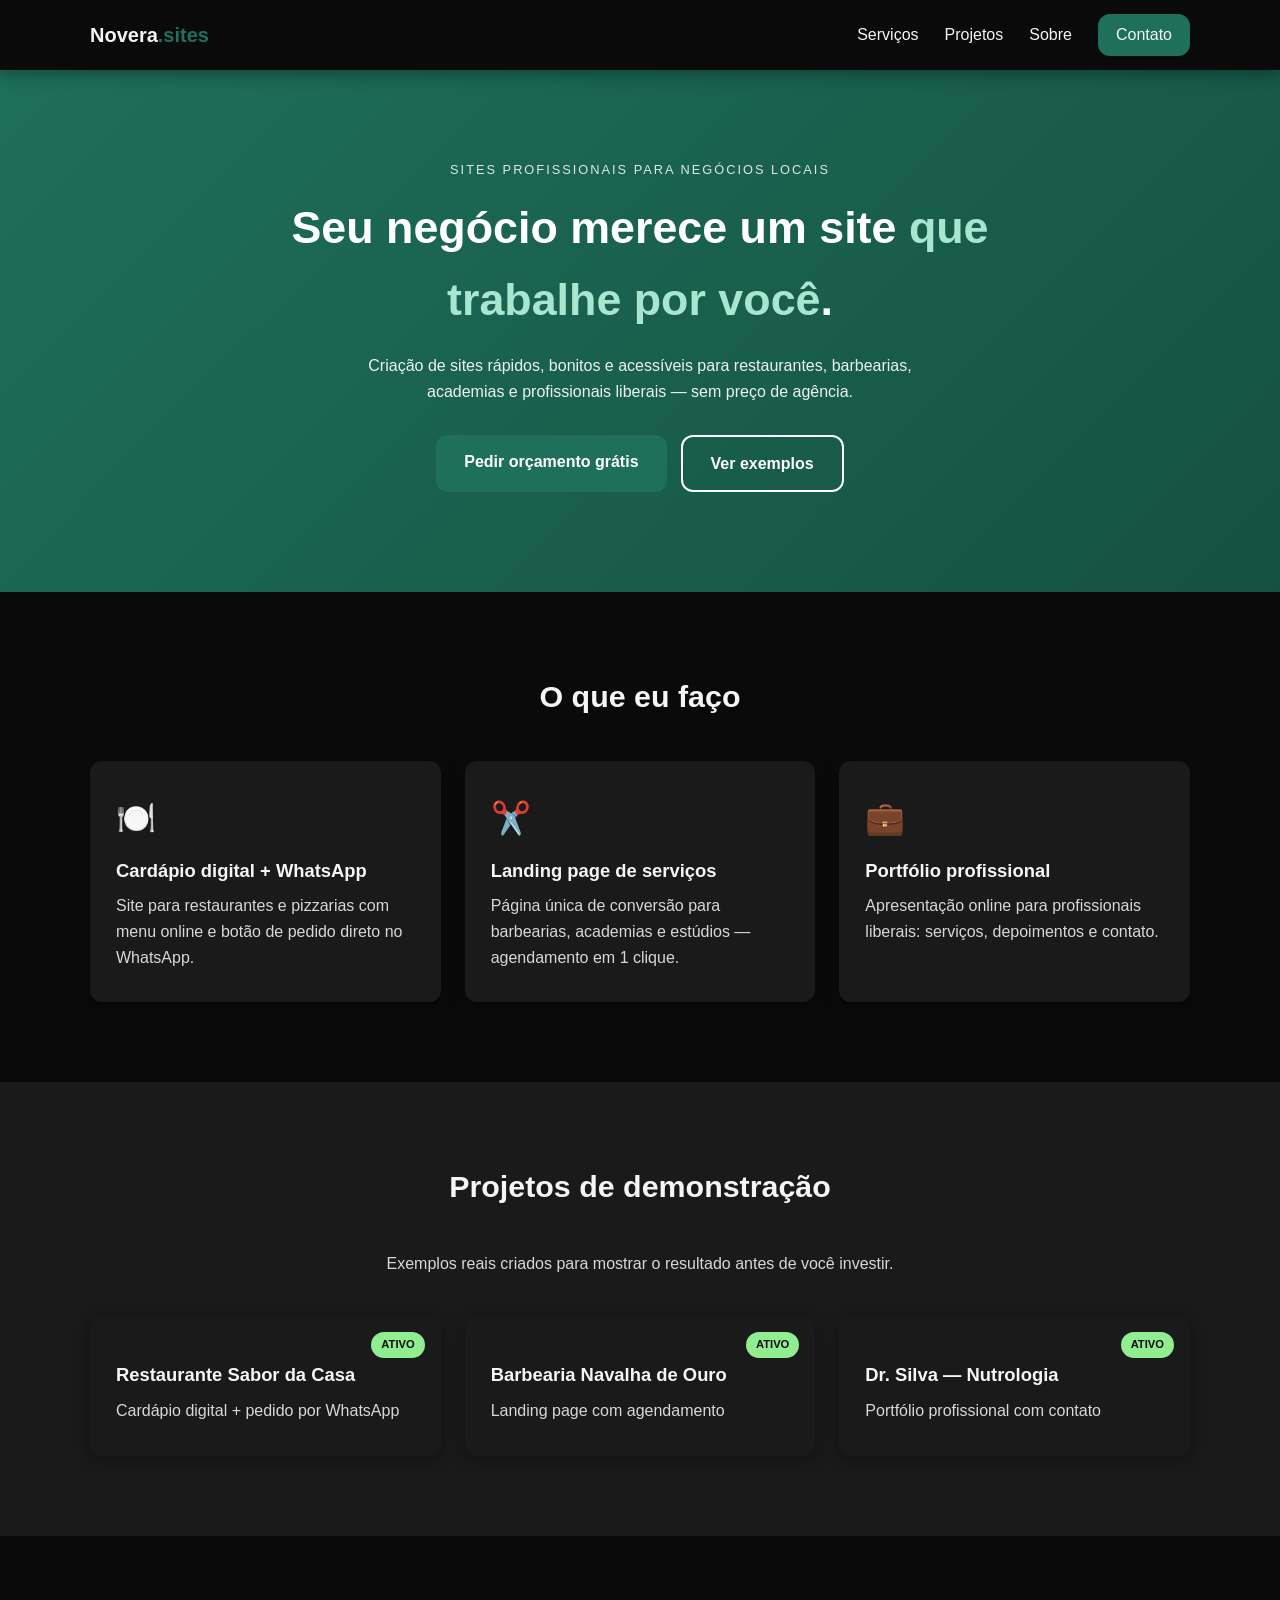
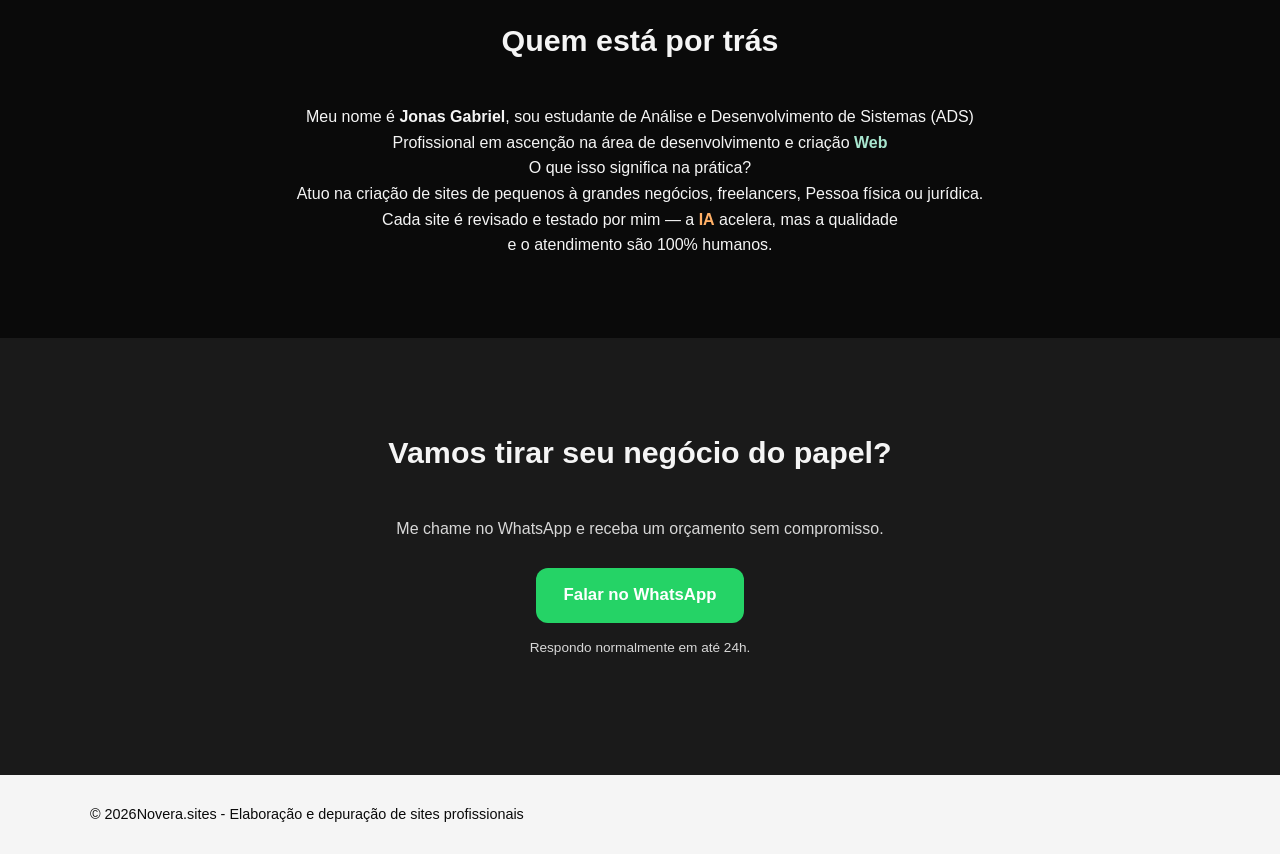
<file: index.html>
<!DOCTYPE html>
<html lang="pt-BR">
<head>
  <meta charset="UTF-8">
  <meta name="viewport" content="width=device-width, initial-scale=1.0">
  <meta name="description" content="Criação de sites acessíveis para negócios — rápido, profissional e sem complicação.">
  <title>Novera.sites - Elaboração e depuração de sites profissionais</title>
  <link rel="stylesheet" href="css/style.css">
</head>
<body>

  <!-- ===== CABEÇALHO ===== -->
  <header class="header">
    <div class="container header__inner">
      <a href="#" class="logo">Novera<span>.sites</span></a>

      <nav class="nav" id="nav">
        <a href="#servicos">Serviços</a>
        <a href="#projetos">Projetos</a>
        <a href="#sobre">Sobre</a>
        <a href="#contato" class="btn btn--small">Contato</a>
      </nav>

      <button class="hamburger" id="hamburger" aria-label="Abrir menu">
        <span></span><span></span><span></span>
      </button>
    </div>
  </header>

  <!-- ===== SEÇÃO PRINCIPAL (HERO) ===== -->
  <section class="hero">
    <div class="container">
      <p class="hero__tag">Sites profissionais para negócios locais</p>
      <h1>Seu negócio merece um site <em>que trabalhe por você</em>.</h1>
      <p class="hero__sub">
        Criação de sites rápidos, bonitos e acessíveis para restaurantes, barbearias,
        academias e profissionais liberais — sem preço de agência.
      </p>
      <div class="hero__actions">
        <a href="#contato" class="btn">Pedir orçamento grátis</a>
        <a href="#projetos" class="btn btn--ghost">Ver exemplos</a>
      </div>
    </div>
  </section>

  <!-- ===== SERVIÇOS ===== -->
  <section class="section" id="servicos">
    <div class="container">
      <h2 class="section__title">O que eu faço</h2>
      <div class="grid grid--3">

        <article class="card">
          <span class="card__icon">🍽️</span>
          <h3>Cardápio digital + WhatsApp</h3>
          <p>Site para restaurantes e pizzarias com menu online e botão de pedido direto no WhatsApp.</p>
        </article>

        <article class="card">
          <span class="card__icon">✂️</span>
          <h3>Landing page de serviços</h3>
          <p>Página única de conversão para barbearias, academias e estúdios — agendamento em 1 clique.</p>
        </article>

        <article class="card">
          <span class="card__icon">💼</span>
          <h3>Portfólio profissional</h3>
          <p>Apresentação online para profissionais liberais: serviços, depoimentos e contato.</p>
        </article>

      </div>
    </div>
  </section>

  <!-- ===== PROJETOS / PORTFÓLIO ===== -->
  <section class="section section--alt" id="projetos">
    <div class="container">
      <h2 class="section__title">Projetos de demonstração</h2>
      <p class="section__sub">Exemplos reais criados para mostrar o resultado antes de você investir.</p>
      <div class="grid grid--3">

        <!-- Substituir pelos links reais depois de publicar cada demo -->
        <a href="https://jon4s118.github.io/Sabor-da-casa/" class="card card--link">
          <span class="card__tag_ativo">Ativo</span>
          <h3>Restaurante Sabor da Casa</h3>
          <p>Cardápio digital + pedido por WhatsApp</p>
        </a>

        <a href="https://jon4s118.github.io/Navalha_de_ouro/" class="card card--link">
          <span class="card__tag_ativo">Ativo</span>
          <h3>Barbearia Navalha de Ouro</h3>
          <p>Landing page com agendamento</p>
        </a>

        <a href="https://jon4s118.github.io/Dr_Silva/" class="card card--link">
          <span class="card__tag_ativo">Ativo</span>
          <h3>Dr. Silva — Nutrologia</h3>
          <p>Portfólio profissional com contato</p>
        </a>

      </div>
    </div>
  </section>

  <!-- ===== SOBRE ===== -->
  <section class="section" id="sobre">
    <div class="container container--narrow">
      <h2 class="section__title">Quem está por trás</h2>
      <p>
        Meu nome é <strong>Jonas Gabriel</strong>, sou estudante de Análise e Desenvolvimento de Sistemas (ADS)<br>
        Profissional em ascenção na área de desenvolvimento e criação <span class="destaque destaque-azul">Web</span><br>
        O que isso significa na prática?<br>
        Atuo na criação de sites de pequenos à grandes negócios, freelancers, Pessoa física ou jurídica.
      </p>
      <p>
        Cada site é revisado e testado por mim — a <span class="destaque destaque-laranja">IA</span> acelera, mas a qualidade<br>
        e o atendimento são 100% humanos.
      </p>
    </div>
  </section>

  <!-- ===== CONTATO ===== -->
  <section class="section section--alt" id="contato">
    <div class="container container--narrow contact">
      <h2 class="section__title">Vamos tirar seu negócio do papel?</h2>
      <p>Me chame no WhatsApp e receba um orçamento sem compromisso.</p>
      <a href="https://wa.me/556692171483"
         class="btn btn--whatsapp" target="_blank" rel="noopener">
        Falar no WhatsApp
      </a>
      <p class="contact__note">Respondo normalmente em até 24h.</p>
    </div>
  </section>

  <!-- ===== RODAPÉ ===== -->
  <footer class="footer">
    <div class="container footer__inner">
      <p>© <span id="ano"></span>Novera.sites - Elaboração e depuração de sites profissionais</p>
    </div>
  </footer>

  <script src="js/script.js"></script>
</body>
</html>
</file>
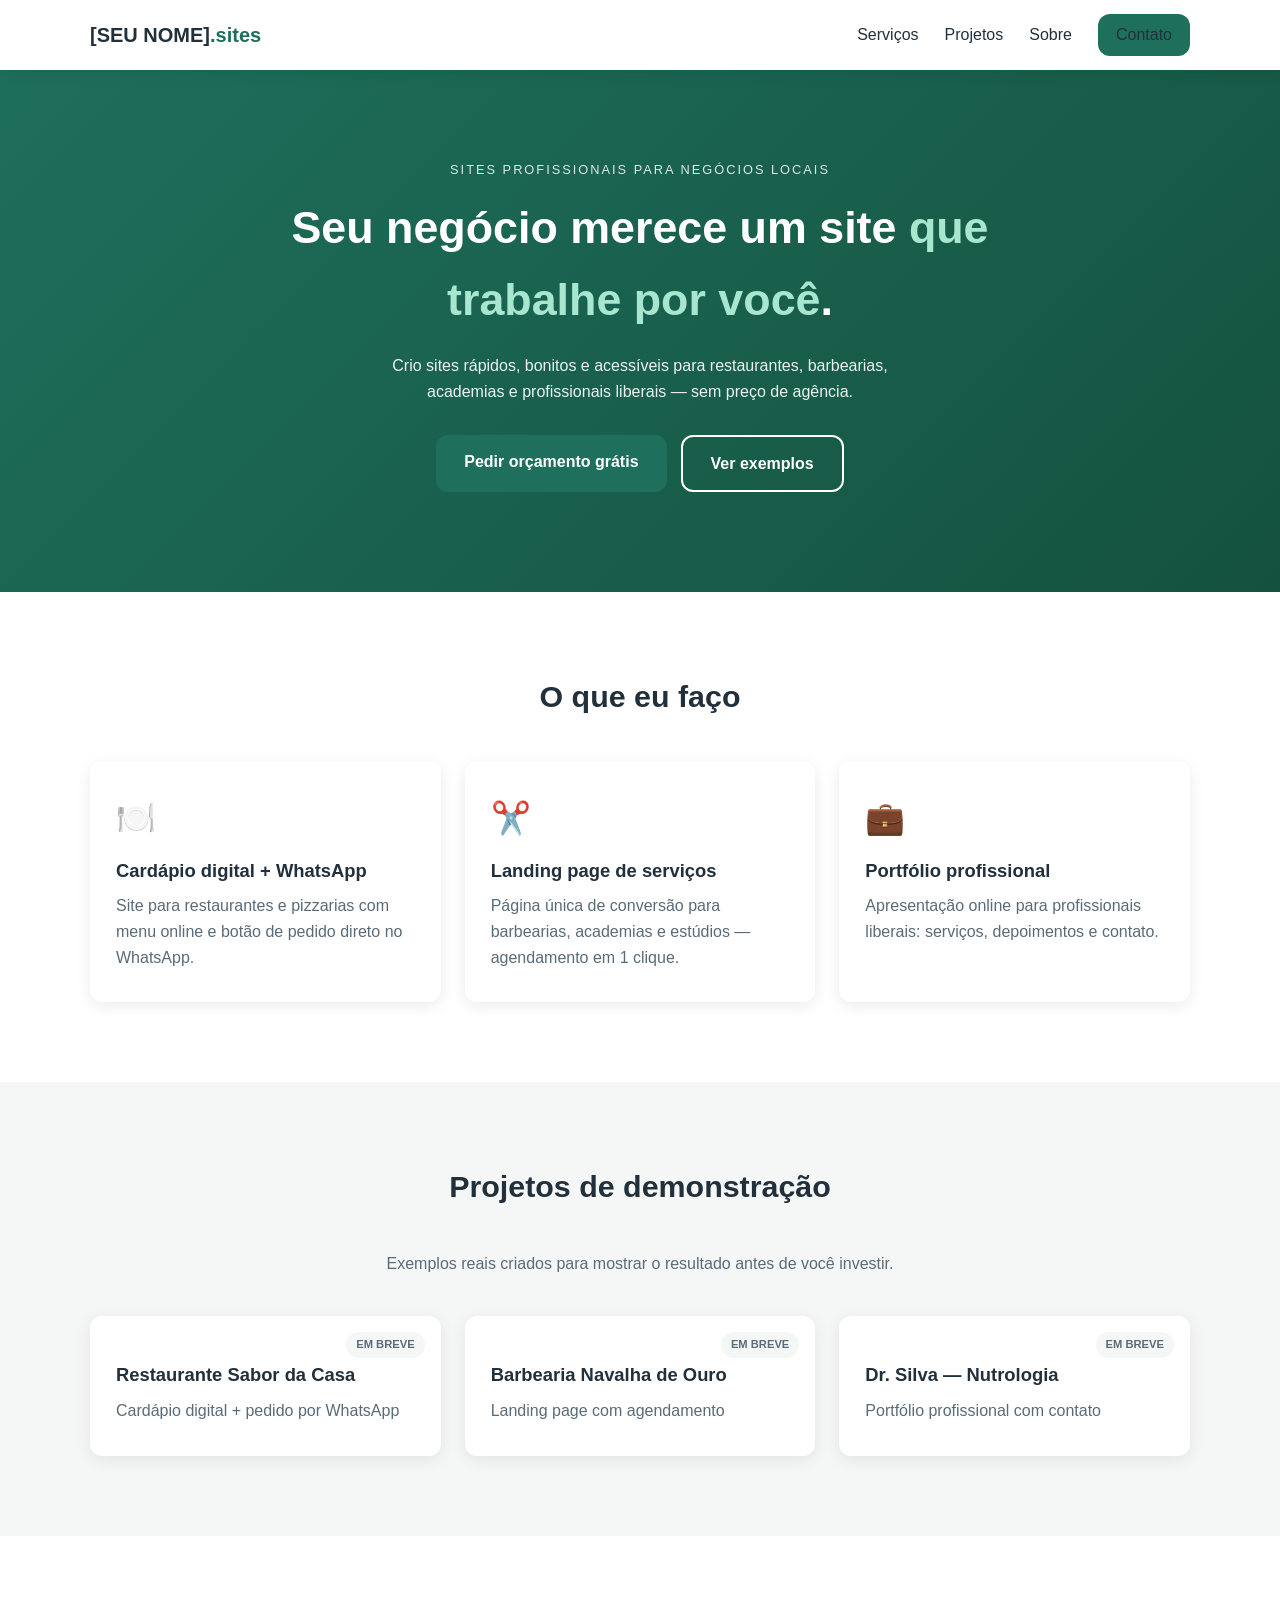
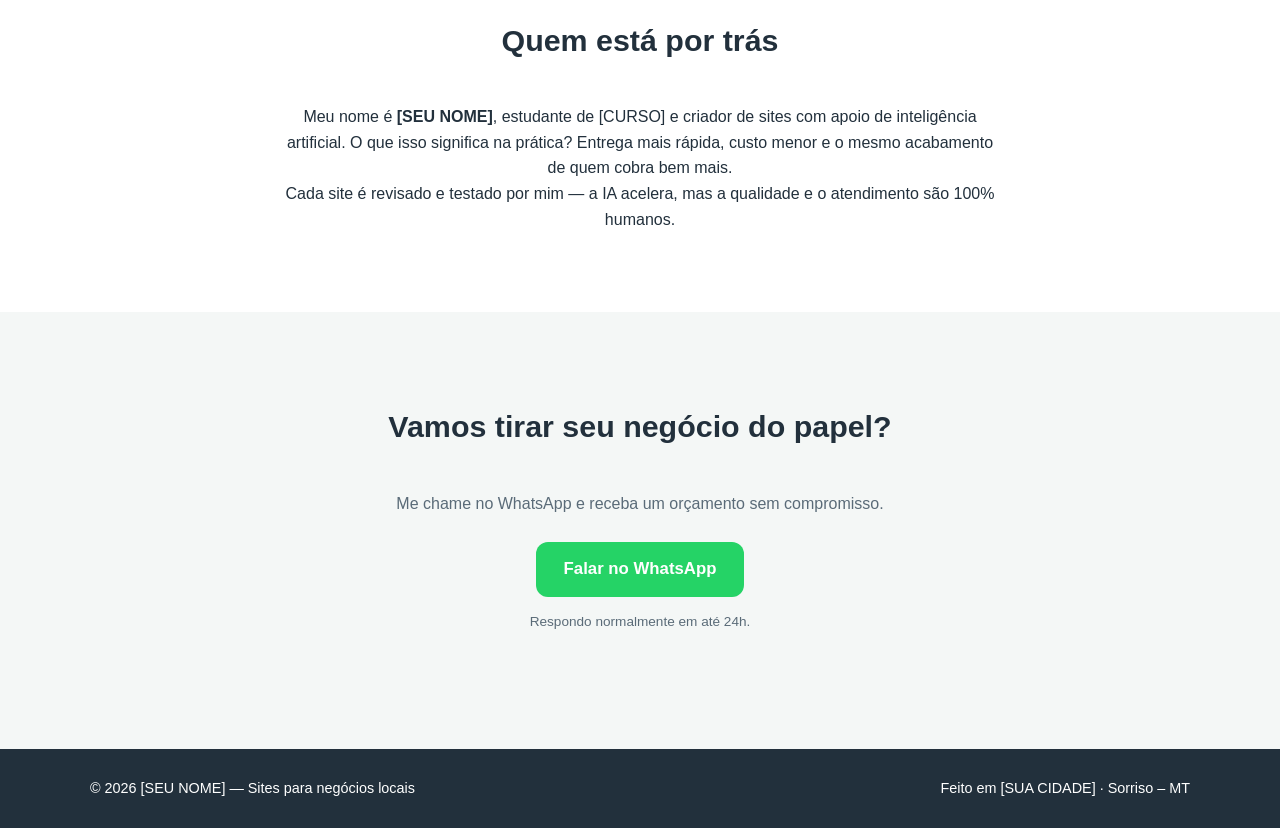
<file: apresentacao/index.html>
<!DOCTYPE html>
<html lang="pt-BR">
<head>
  <meta charset="UTF-8">
  <meta name="viewport" content="width=device-width, initial-scale=1.0">
  <meta name="description" content="Criação de sites acessíveis para negócios locais — rápido, profissional e sem complicação.">
  <title>[SEU NOME] — Sites para negócios locais</title>
  <link rel="stylesheet" href="css/style.css">
</head>
<body>

  <!-- ===== CABEÇALHO ===== -->
  <header class="header">
    <div class="container header__inner">
      <a href="#" class="logo">[SEU NOME]<span>.sites</span></a>

      <nav class="nav" id="nav">
        <a href="#servicos">Serviços</a>
        <a href="#projetos">Projetos</a>
        <a href="#sobre">Sobre</a>
        <a href="#contato" class="btn btn--small">Contato</a>
      </nav>

      <button class="hamburger" id="hamburger" aria-label="Abrir menu">
        <span></span><span></span><span></span>
      </button>
    </div>
  </header>

  <!-- ===== SEÇÃO PRINCIPAL (HERO) ===== -->
  <section class="hero">
    <div class="container">
      <p class="hero__tag">Sites profissionais para negócios locais</p>
      <h1>Seu negócio merece um site <em>que trabalhe por você</em>.</h1>
      <p class="hero__sub">
        Crio sites rápidos, bonitos e acessíveis para restaurantes, barbearias,
        academias e profissionais liberais — sem preço de agência.
      </p>
      <div class="hero__actions">
        <a href="#contato" class="btn">Pedir orçamento grátis</a>
        <a href="#projetos" class="btn btn--ghost">Ver exemplos</a>
      </div>
    </div>
  </section>

  <!-- ===== SERVIÇOS ===== -->
  <section class="section" id="servicos">
    <div class="container">
      <h2 class="section__title">O que eu faço</h2>
      <div class="grid grid--3">

        <article class="card">
          <span class="card__icon">🍽️</span>
          <h3>Cardápio digital + WhatsApp</h3>
          <p>Site para restaurantes e pizzarias com menu online e botão de pedido direto no WhatsApp.</p>
        </article>

        <article class="card">
          <span class="card__icon">✂️</span>
          <h3>Landing page de serviços</h3>
          <p>Página única de conversão para barbearias, academias e estúdios — agendamento em 1 clique.</p>
        </article>

        <article class="card">
          <span class="card__icon">💼</span>
          <h3>Portfólio profissional</h3>
          <p>Apresentação online para profissionais liberais: serviços, depoimentos e contato.</p>
        </article>

      </div>
    </div>
  </section>

  <!-- ===== PROJETOS / PORTFÓLIO ===== -->
  <section class="section section--alt" id="projetos">
    <div class="container">
      <h2 class="section__title">Projetos de demonstração</h2>
      <p class="section__sub">Exemplos reais criados para mostrar o resultado antes de você investir.</p>
      <div class="grid grid--3">

        <!-- Substituir pelos links reais depois de publicar cada demo -->
        <a href="[LINK-DEMO-RESTAURANTE]" class="card card--link">
          <span class="card__tag">Em breve</span>
          <h3>Restaurante Sabor da Casa</h3>
          <p>Cardápio digital + pedido por WhatsApp</p>
        </a>

        <a href="[LINK-DEMO-BARBEARIA]" class="card card--link">
          <span class="card__tag">Em breve</span>
          <h3>Barbearia Navalha de Ouro</h3>
          <p>Landing page com agendamento</p>
        </a>

        <a href="[LINK-DEMO-PORTFOLIO]" class="card card--link">
          <span class="card__tag">Em breve</span>
          <h3>Dr. Silva — Nutrologia</h3>
          <p>Portfólio profissional com contato</p>
        </a>

      </div>
    </div>
  </section>

  <!-- ===== SOBRE ===== -->
  <section class="section" id="sobre">
    <div class="container container--narrow">
      <h2 class="section__title">Quem está por trás</h2>
      <p>
        Meu nome é <strong>[SEU NOME]</strong>, estudante de [CURSO] e criador de sites
        com apoio de inteligência artificial. O que isso significa na prática?
        Entrega mais rápida, custo menor e o mesmo acabamento de quem cobra bem mais.
      </p>
      <p>
        Cada site é revisado e testado por mim — a IA acelera, mas a qualidade
        e o atendimento são 100% humanos.
      </p>
    </div>
  </section>

  <!-- ===== CONTATO ===== -->
  <section class="section section--alt" id="contato">
    <div class="container container--narrow contact">
      <h2 class="section__title">Vamos tirar seu negócio do papel?</h2>
      <p>Me chame no WhatsApp e receba um orçamento sem compromisso.</p>
      <a href="https://wa.me/55DDDNÚMERO?text=Olá!%20Quero%20um%20orçamento%20de%20site"
         class="btn btn--whatsapp" target="_blank" rel="noopener">
        Falar no WhatsApp
      </a>
      <p class="contact__note">Respondo normalmente em até 24h.</p>
    </div>
  </section>

  <!-- ===== RODAPÉ ===== -->
  <footer class="footer">
    <div class="container footer__inner">
      <p>© <span id="ano"></span> [SEU NOME] — Sites para negócios locais</p>
      <p>Feito em [SUA CIDADE] · Sorriso – MT</p>
    </div>
  </footer>

  <script src="js/script.js"></script>
</body>
</html>
</file>
<file: css/style.css>
/* ============================================
   VARIÁVEIS DE TEMA — mude as cores aqui
   ============================================ */
:root {
  --cor-principal: #1e6f5c;   /* verde-profissional */
  --cor-principal-escura: #14523f;
  --cor-fundo: #0a0a0a;
  --cor-fundo-alt: #1a1a1a;
  --cor-fundo-verde: #90EE90; 
  --cor-texto: #f5f5f5;
  --cor-texto-suave: #d8d8d8;
  --cor-branco: #ffffff;
  --raio: 12px;
  --sombra: 0 4px 16px rgba(0, 0, 0, .35);
}

/* ============ BASE ============ */
* { margin: 0; padding: 0; box-sizing: border-box; }

html { scroll-behavior: smooth; }

body {
  font-family: "Segoe UI", Roboto, Arial, sans-serif;
  color: var(--cor-texto);
  background: var(--cor-fundo);
  line-height: 1.6;
}

img { max-width: 100%; display: block; }

.container {
  width: min(1100px, 92%);
  margin-inline: auto;
}

.container--narrow { max-width: 720px; text-align: center; }

/* ============ BOTÕES ============ */
.btn {
  display: inline-block;
  background: var(--cor-principal);
  color: var(--cor-branco);
  padding: 14px 28px;
  border-radius: var(--raio);
  text-decoration: none;
  font-weight: 600;
  transition: background .2s;
}

.btn:hover { background: var(--cor-principal-escura); }

.btn--small { padding: 8px 18px; }

.btn--ghost {
  background: transparent;
  color: var(--cor-branco);
  border: 2px solid var(--cor-branco);
}

.btn--whatsapp { background: #25d366; font-size: 1.05rem; }
.btn--whatsapp:hover { background: #1da851; }

/* ============ CABEÇALHO ============ */
.header {
  position: sticky;
  top: 0;
  background: var(--cor-fundo);
  box-shadow: var(--sombra);
  z-index: 10;
}

.header__inner {
  display: flex;
  align-items: center;
  justify-content: space-between;
  padding: 14px 0;
}

.logo {
  font-size: 1.25rem;
  font-weight: 700;
  color: var(--cor-texto);
  text-decoration: none;
}

.logo span { color: var(--cor-principal); }

.nav { display: flex; gap: 26px; align-items: center; }

.nav a {
  color: var(--cor-texto);
  text-decoration: none;
  font-weight: 500;
}

.nav a:hover { color: var(--cor-principal); }

.hamburger {
  display: none;
  flex-direction: column;
  gap: 5px;
  background: none;
  border: none;
  cursor: pointer;
}

.hamburger span {
  width: 24px;
  height: 3px;
  background: var(--cor-texto);
  border-radius: 2px;
}

/* ============ HERO ============ */
.hero {
  background: linear-gradient(135deg, var(--cor-principal), var(--cor-principal-escura));
  color: var(--cor-branco);
  text-align: center;
  padding: 90px 0 100px;
}

.hero__tag {
  text-transform: uppercase;
  letter-spacing: 2px;
  font-size: .8rem;
  opacity: .85;
  margin-bottom: 12px;
}

.hero h1 {
  font-size: clamp(1.8rem, 4vw, 2.8rem);
  max-width: 720px;
  margin-inline: auto;
}

.hero h1 em { font-style: normal; color: #a8e6cf; }

.hero__sub {
  max-width: 560px;
  margin: 18px auto 30px;
  opacity: .92;
}

.hero__actions {
  display: flex;
  gap: 14px;
  justify-content: center;
  flex-wrap: wrap;
}

/* ============ SEÇÕES ============ */
.section { padding: 80px 0; }
.section--alt { background: var(--cor-fundo-alt); }

.section__title {
  text-align: center;
  font-size: 1.9rem;
  margin-bottom: 14px;
}

.section__sub {
  text-align: center;
  color: var(--cor-texto-suave);
  margin-bottom: 40px;
}

.section .section__title { margin-bottom: 40px; }

/* ============ CARDS ============ */
.grid { display: grid; gap: 24px; }
.grid--3 {
  grid-template-columns: repeat(auto-fit, minmax(260px, 1fr));
}

.card {
  background: var(--cor-fundo-alt);
  border-radius: var(--raio);
  padding: 32px 26px;
  box-shadow: var(--sombra);
  transition: transform .2s;
}

.card:hover { transform: translateY(-4px); }

.card__icon { font-size: 2rem; }

.card h3 { margin: 12px 0 8px; font-size: 1.15rem; }

.card p { color: var(--cor-texto-suave); }

.card--link {
  text-decoration: none;
  color: inherit;
  position: relative;
}

.card__tag_inativo {
  position: absolute;
  top: 16px;
  right: 16px;
  background: rgba(255, 255, 255, 0.08);
  color: var(--cor-texto-suave);
  font-size: .7rem;
  font-weight: 700;
  text-transform: uppercase;
  padding: 4px 10px;
  border-radius: 999px;
}

.card__tag_ativo {
  position: absolute;
  top: 16px;
  right: 16px;
  background: var(--cor-fundo-verde);
  color: #0d0d0d;
  font-size: .7rem;
  font-weight: 700;
  text-transform: uppercase;
  padding: 4px 10px;
  border-radius: 999px;
}
/* ============ CONTATO ============ */
.contact { padding-block: 10px; }
.contact p { margin-bottom: 26px; color: var(--cor-texto-suave); }
.contact__note { margin-top: 14px; font-size: .85rem; }

/* ============ RODAPÉ ============ */
.footer {
  background: var(--cor-texto);
  color: var(--cor-fundo);
  padding: 28px 0;
}

.footer__inner {
  display: flex;
  justify-content: space-between;
  gap: 10px;
  flex-wrap: wrap;
  font-size: .9rem;
}

/* ============ RESPONSIVO ============ */
@media (max-width: 768px) {
  .hamburger { display: flex; }

  .nav {
    position: absolute;
    top: 100%;
    left: 0;
    right: 0;
    background: var(--cor-fundo);
    flex-direction: column;
    padding: 20px;
    box-shadow: var(--sombra);
    display: none;
  }

  .nav.ativo { display: flex; }
}

/* ============ DESTAQUE DE TEXTO ============ */
.destaque {
   font-weight: 700;
}
.destaque-azul {
  color: #a8e6cf;
}

.destaque-laranja {
  color: #ffb067;
}
</file>
<file: apresentacao/css/style.css>
/* ============================================
   VARIÁVEIS DE TEMA — mude as cores aqui
   ============================================ */
:root {
  --cor-principal: #1e6f5c;   /* verde-profissional */
  --cor-principal-escura: #14523f;
  --cor-fundo: #ffffff;
  --cor-fundo-alt: #f4f7f6;
  --cor-texto: #22303c;
  --cor-texto-suave: #5a6b78;
  --cor-branco: #ffffff;
  --raio: 12px;
  --sombra: 0 4px 16px rgba(0, 0, 0, .08);
}

/* ============ BASE ============ */
* { margin: 0; padding: 0; box-sizing: border-box; }

html { scroll-behavior: smooth; }

body {
  font-family: "Segoe UI", Roboto, Arial, sans-serif;
  color: var(--cor-texto);
  background: var(--cor-fundo);
  line-height: 1.6;
}

img { max-width: 100%; display: block; }

.container {
  width: min(1100px, 92%);
  margin-inline: auto;
}

.container--narrow { max-width: 720px; text-align: center; }

/* ============ BOTÕES ============ */
.btn {
  display: inline-block;
  background: var(--cor-principal);
  color: var(--cor-branco);
  padding: 14px 28px;
  border-radius: var(--raio);
  text-decoration: none;
  font-weight: 600;
  transition: background .2s;
}

.btn:hover { background: var(--cor-principal-escura); }

.btn--small { padding: 8px 18px; }

.btn--ghost {
  background: transparent;
  color: var(--cor-branco);
  border: 2px solid var(--cor-branco);
}

.btn--whatsapp { background: #25d366; font-size: 1.05rem; }
.btn--whatsapp:hover { background: #1da851; }

/* ============ CABEÇALHO ============ */
.header {
  position: sticky;
  top: 0;
  background: var(--cor-fundo);
  box-shadow: var(--sombra);
  z-index: 10;
}

.header__inner {
  display: flex;
  align-items: center;
  justify-content: space-between;
  padding: 14px 0;
}

.logo {
  font-size: 1.25rem;
  font-weight: 700;
  color: var(--cor-texto);
  text-decoration: none;
}

.logo span { color: var(--cor-principal); }

.nav { display: flex; gap: 26px; align-items: center; }

.nav a {
  color: var(--cor-texto);
  text-decoration: none;
  font-weight: 500;
}

.nav a:hover { color: var(--cor-principal); }

.hamburger {
  display: none;
  flex-direction: column;
  gap: 5px;
  background: none;
  border: none;
  cursor: pointer;
}

.hamburger span {
  width: 24px;
  height: 3px;
  background: var(--cor-texto);
  border-radius: 2px;
}

/* ============ HERO ============ */
.hero {
  background: linear-gradient(135deg, var(--cor-principal), var(--cor-principal-escura));
  color: var(--cor-branco);
  text-align: center;
  padding: 90px 0 100px;
}

.hero__tag {
  text-transform: uppercase;
  letter-spacing: 2px;
  font-size: .8rem;
  opacity: .85;
  margin-bottom: 12px;
}

.hero h1 {
  font-size: clamp(1.8rem, 4vw, 2.8rem);
  max-width: 720px;
  margin-inline: auto;
}

.hero h1 em { font-style: normal; color: #a8e6cf; }

.hero__sub {
  max-width: 560px;
  margin: 18px auto 30px;
  opacity: .92;
}

.hero__actions {
  display: flex;
  gap: 14px;
  justify-content: center;
  flex-wrap: wrap;
}

/* ============ SEÇÕES ============ */
.section { padding: 80px 0; }
.section--alt { background: var(--cor-fundo-alt); }

.section__title {
  text-align: center;
  font-size: 1.9rem;
  margin-bottom: 14px;
}

.section__sub {
  text-align: center;
  color: var(--cor-texto-suave);
  margin-bottom: 40px;
}

.section .section__title { margin-bottom: 40px; }

/* ============ CARDS ============ */
.grid { display: grid; gap: 24px; }
.grid--3 {
  grid-template-columns: repeat(auto-fit, minmax(260px, 1fr));
}

.card {
  background: var(--cor-branco);
  border-radius: var(--raio);
  padding: 32px 26px;
  box-shadow: var(--sombra);
  transition: transform .2s;
}

.card:hover { transform: translateY(-4px); }

.card__icon { font-size: 2rem; }

.card h3 { margin: 12px 0 8px; font-size: 1.15rem; }

.card p { color: var(--cor-texto-suave); }

.card--link {
  text-decoration: none;
  color: inherit;
  position: relative;
}

.card__tag {
  position: absolute;
  top: 16px;
  right: 16px;
  background: var(--cor-fundo-alt);
  color: var(--cor-texto-suave);
  font-size: .7rem;
  font-weight: 700;
  text-transform: uppercase;
  padding: 4px 10px;
  border-radius: 999px;
}

/* ============ CONTATO ============ */
.contact { padding-block: 10px; }
.contact p { margin-bottom: 26px; color: var(--cor-texto-suave); }
.contact__note { margin-top: 14px; font-size: .85rem; }

/* ============ RODAPÉ ============ */
.footer {
  background: var(--cor-texto);
  color: var(--cor-branco);
  padding: 28px 0;
}

.footer__inner {
  display: flex;
  justify-content: space-between;
  gap: 10px;
  flex-wrap: wrap;
  font-size: .9rem;
}

/* ============ RESPONSIVO ============ */
@media (max-width: 768px) {
  .hamburger { display: flex; }

  .nav {
    position: absolute;
    top: 100%;
    left: 0;
    right: 0;
    background: var(--cor-fundo);
    flex-direction: column;
    padding: 20px;
    box-shadow: var(--sombra);
    display: none;
  }

  .nav.ativo { display: flex; }
}
</file>
